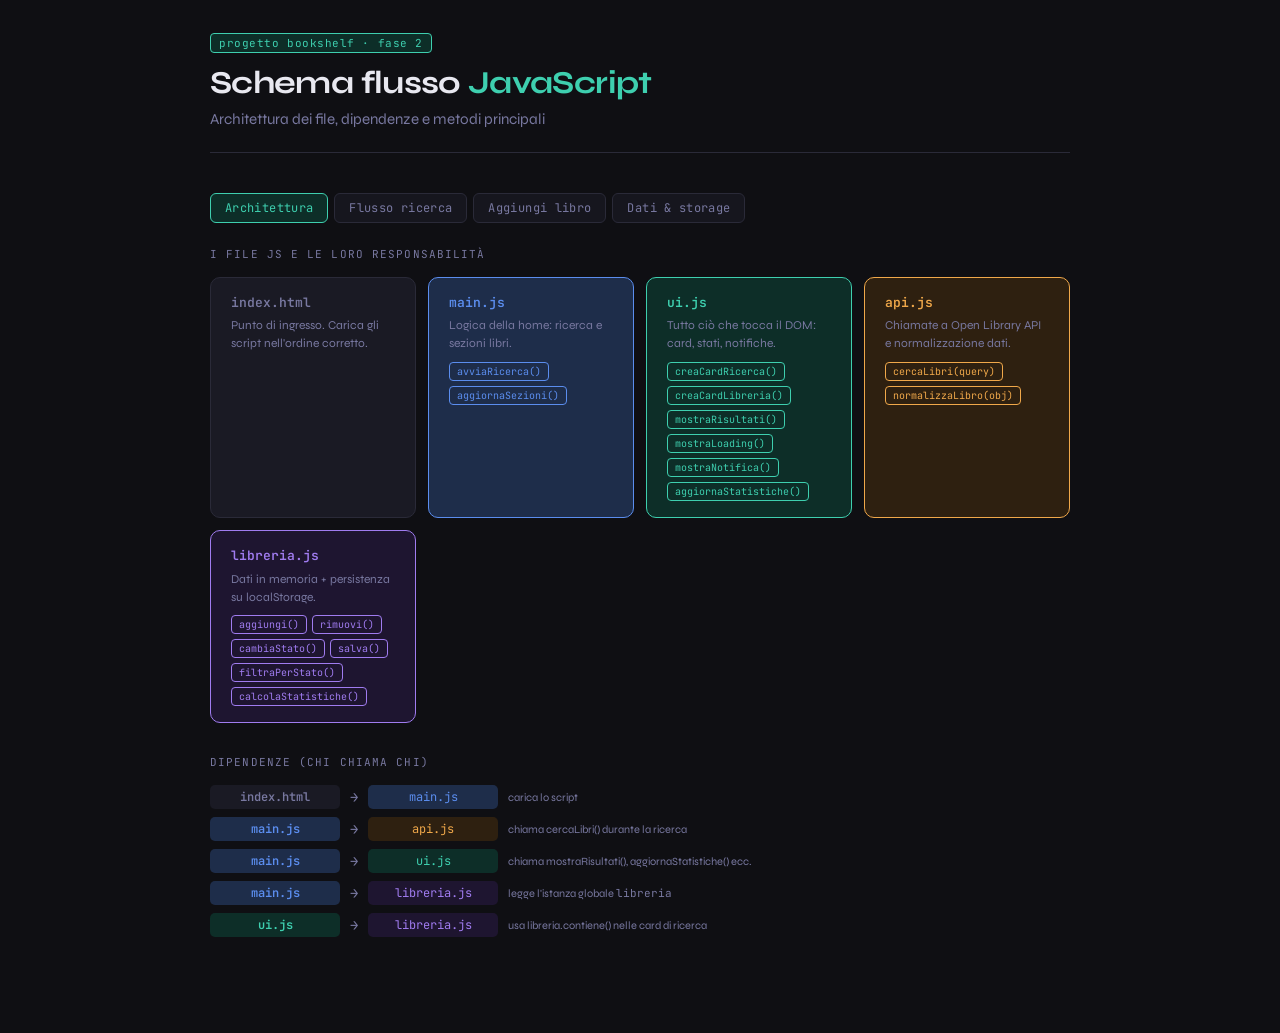
<file: bookshelf-schema-js.html>
<!DOCTYPE html>
<html lang="it">
<head>
<meta charset="UTF-8">
<meta name="viewport" content="width=device-width, initial-scale=1.0">
<title>Bookshelf — Schema flusso JS</title>
<link href="https://fonts.googleapis.com/css2?family=JetBrains+Mono:wght@400;600&family=Syne:wght@400;600;700&display=swap" rel="stylesheet">
<style>
  :root {
    --bg: #0f0f13;
    --surface: #16161e;
    --surface2: #1e1e28;
    --border: #2a2a38;
    --text: #e8e8f0;
    --muted: #7878a0;
    --blue: #5b8dee;
    --blue-dim: #1e2d4a;
    --teal: #3ecfaf;
    --teal-dim: #0d2e28;
    --amber: #f0a84a;
    --amber-dim: #2e2010;
    --purple: #a07cf0;
    --purple-dim: #1e1530;
    --coral: #f07070;
    --coral-dim: #2e1414;
    --gray-dim: #1a1a24;
    --radius: 10px;
    --mono: 'JetBrains Mono', monospace;
    --sans: 'Syne', sans-serif;
  }

  * { box-sizing: border-box; margin: 0; padding: 0; }

  body {
    background: var(--bg);
    color: var(--text);
    font-family: var(--sans);
    min-height: 100vh;
    padding: 2rem 1rem 4rem;
  }

  header {
    max-width: 860px;
    margin: 0 auto 2.5rem;
    border-bottom: 1px solid var(--border);
    padding-bottom: 1.5rem;
  }

  .badge {
    display: inline-block;
    font-family: var(--mono);
    font-size: 11px;
    color: var(--teal);
    background: var(--teal-dim);
    border: 1px solid var(--teal);
    border-radius: 4px;
    padding: 2px 8px;
    margin-bottom: 0.75rem;
    letter-spacing: .05em;
  }

  h1 {
    font-size: 2rem;
    font-weight: 700;
    letter-spacing: -.02em;
    line-height: 1.15;
  }

  h1 span { color: var(--teal); }

  .subtitle {
    margin-top: .5rem;
    color: var(--muted);
    font-size: .95rem;
    font-weight: 400;
  }

  /* tabs */
  .tabs {
    max-width: 860px;
    margin: 0 auto 1.5rem;
    display: flex;
    gap: 6px;
    flex-wrap: wrap;
  }

  .tab {
    font-family: var(--mono);
    font-size: 12px;
    padding: 6px 14px;
    border-radius: 6px;
    border: 1px solid var(--border);
    background: var(--surface);
    color: var(--muted);
    cursor: pointer;
    transition: all .15s;
    letter-spacing: .03em;
  }

  .tab:hover { border-color: var(--muted); color: var(--text); }

  .tab.active {
    background: var(--teal-dim);
    border-color: var(--teal);
    color: var(--teal);
  }

  /* panels */
  .panel { display: none; max-width: 860px; margin: 0 auto; }
  .panel.active { display: block; }

  /* section title */
  .section-title {
    font-family: var(--mono);
    font-size: 11px;
    color: var(--muted);
    letter-spacing: .1em;
    text-transform: uppercase;
    margin-bottom: 1rem;
  }

  /* cards */
  .card {
    background: var(--surface);
    border: 1px solid var(--border);
    border-radius: var(--radius);
    padding: 1.25rem 1.5rem;
    margin-bottom: 1rem;
  }

  /* file grid */
  .file-grid {
    display: grid;
    grid-template-columns: repeat(auto-fit, minmax(180px, 1fr));
    gap: 12px;
    margin-bottom: 2rem;
  }

  .file-card {
    border-radius: var(--radius);
    padding: 1rem 1.25rem;
    border: 1px solid;
  }

  .file-card.blue  { background: var(--blue-dim);   border-color: var(--blue);   }
  .file-card.teal  { background: var(--teal-dim);   border-color: var(--teal);   }
  .file-card.amber { background: var(--amber-dim);  border-color: var(--amber);  }
  .file-card.purple{ background: var(--purple-dim); border-color: var(--purple); }
  .file-card.gray  { background: var(--gray-dim);   border-color: var(--border); }

  .file-name {
    font-family: var(--mono);
    font-size: 13px;
    font-weight: 600;
    margin-bottom: .35rem;
  }
  .file-card.blue   .file-name { color: var(--blue);   }
  .file-card.teal   .file-name { color: var(--teal);   }
  .file-card.amber  .file-name { color: var(--amber);  }
  .file-card.purple .file-name { color: var(--purple); }
  .file-card.gray   .file-name { color: var(--muted);  }

  .file-desc {
    font-size: 12px;
    color: var(--muted);
    line-height: 1.5;
  }

  .file-methods {
    margin-top: .6rem;
    display: flex;
    flex-wrap: wrap;
    gap: 5px;
  }

  .method-tag {
    font-family: var(--mono);
    font-size: 10px;
    padding: 2px 7px;
    border-radius: 4px;
    border: 1px solid;
  }
  .file-card.blue   .method-tag { color: var(--blue);   border-color: var(--blue);   background: transparent; }
  .file-card.teal   .method-tag { color: var(--teal);   border-color: var(--teal);   background: transparent; }
  .file-card.amber  .method-tag { color: var(--amber);  border-color: var(--amber);  background: transparent; }
  .file-card.purple .method-tag { color: var(--purple); border-color: var(--purple); background: transparent; }

  /* dep arrows */
  .dep-section { margin-bottom: 2rem; }

  .dep-row {
    display: flex;
    align-items: center;
    gap: 10px;
    margin-bottom: 8px;
    font-family: var(--mono);
    font-size: 12px;
  }

  .dep-from {
    padding: 4px 10px;
    border-radius: 5px;
    font-weight: 600;
    min-width: 130px;
    text-align: center;
  }

  .dep-arrow { color: var(--muted); font-size: 14px; flex-shrink: 0; }

  .dep-to {
    padding: 4px 10px;
    border-radius: 5px;
    min-width: 130px;
    text-align: center;
  }

  .dep-note {
    font-size: 11px;
    color: var(--muted);
    font-family: var(--sans);
  }

  /* flow steps */
  .flow-steps { position: relative; }

  .step {
    display: flex;
    gap: 16px;
    margin-bottom: 0;
    position: relative;
  }

  .step-line {
    display: flex;
    flex-direction: column;
    align-items: center;
    flex-shrink: 0;
  }

  .step-dot {
    width: 32px;
    height: 32px;
    border-radius: 50%;
    display: flex;
    align-items: center;
    justify-content: center;
    font-family: var(--mono);
    font-size: 12px;
    font-weight: 600;
    flex-shrink: 0;
    border: 1px solid;
  }

  .step-connector {
    width: 1px;
    flex: 1;
    min-height: 20px;
    background: var(--border);
    margin: 4px 0;
  }

  .step:last-child .step-connector { display: none; }

  .step-body {
    padding-bottom: 20px;
    flex: 1;
  }

  .step-file {
    font-family: var(--mono);
    font-size: 10px;
    letter-spacing: .05em;
    margin-bottom: 4px;
  }

  .step-title {
    font-family: var(--mono);
    font-size: 14px;
    font-weight: 600;
    margin-bottom: 4px;
  }

  .step-desc {
    font-size: 13px;
    color: var(--muted);
    line-height: 1.55;
  }

  /* branch */
  .branch-container {
    display: grid;
    grid-template-columns: 1fr 1fr;
    gap: 12px;
    margin-top: 12px;
    margin-bottom: 20px;
  }

  .branch-card {
    border-radius: var(--radius);
    padding: .9rem 1.1rem;
    border: 1px solid;
  }

  .branch-card.ok     { background: var(--teal-dim);  border-color: var(--teal);  }
  .branch-card.err    { background: var(--coral-dim); border-color: var(--coral); }

  .branch-label {
    font-family: var(--mono);
    font-size: 10px;
    letter-spacing: .07em;
    margin-bottom: 4px;
  }
  .branch-card.ok  .branch-label { color: var(--teal);  }
  .branch-card.err .branch-label { color: var(--coral); }

  .branch-fn {
    font-family: var(--mono);
    font-size: 13px;
    font-weight: 600;
    margin-bottom: 3px;
  }
  .branch-card.ok  .branch-fn { color: var(--teal);  }
  .branch-card.err .branch-fn { color: var(--coral); }

  .branch-desc { font-size: 12px; color: var(--muted); }

  /* note box */
  .note {
    background: var(--surface2);
    border-left: 3px solid var(--teal);
    border-radius: 0 var(--radius) var(--radius) 0;
    padding: .75rem 1rem;
    font-size: 12.5px;
    color: var(--muted);
    line-height: 1.6;
    margin-top: 1rem;
  }

  .note strong { color: var(--teal); font-family: var(--mono); font-weight: 600; }

  /* methods table */
  .methods-table {
    width: 100%;
    border-collapse: collapse;
    font-size: 13px;
    margin-bottom: 1.5rem;
  }

  .methods-table th {
    font-family: var(--mono);
    font-size: 11px;
    letter-spacing: .06em;
    color: var(--muted);
    text-align: left;
    padding: 6px 12px;
    border-bottom: 1px solid var(--border);
    font-weight: 400;
  }

  .methods-table td {
    padding: 8px 12px;
    border-bottom: 1px solid var(--border);
    vertical-align: top;
  }

  .methods-table tr:last-child td { border-bottom: none; }

  .fn { font-family: var(--mono); font-size: 12px; }
  .fn.blue   { color: var(--blue);   }
  .fn.teal   { color: var(--teal);   }
  .fn.amber  { color: var(--amber);  }
  .fn.purple { color: var(--purple); }

  .ret { font-family: var(--mono); font-size: 11px; color: var(--muted); }

  .desc-cell { color: var(--muted); font-size: 12.5px; line-height: 1.5; }

  /* color helpers */
  .c-blue   { color: var(--blue);   }
  .c-teal   { color: var(--teal);   }
  .c-amber  { color: var(--amber);  }
  .c-purple { color: var(--purple); }
  .c-coral  { color: var(--coral);  }

  .bg-blue   { background: var(--blue-dim);   border-color: var(--blue);   color: var(--blue);   }
  .bg-teal   { background: var(--teal-dim);   border-color: var(--teal);   color: var(--teal);   }
  .bg-amber  { background: var(--amber-dim);  border-color: var(--amber);  color: var(--amber);  }
  .bg-purple { background: var(--purple-dim); border-color: var(--purple); color: var(--purple); }
  .bg-gray   { background: var(--gray-dim);   border-color: var(--border); color: var(--muted);  }
  .bg-coral  { background: var(--coral-dim);  border-color: var(--coral);  color: var(--coral);  }
</style>
</head>
<body>

<header>
  <div class="badge">progetto bookshelf · fase 2</div>
  <h1>Schema flusso <span>JavaScript</span></h1>
  <p class="subtitle">Architettura dei file, dipendenze e metodi principali</p>
</header>

<div class="tabs">
  <button class="tab active" onclick="show('architettura')">Architettura</button>
  <button class="tab" onclick="show('ricerca')">Flusso ricerca</button>
  <button class="tab" onclick="show('aggiungi')">Aggiungi libro</button>
  <button class="tab" onclick="show('dati')">Dati &amp; storage</button>
</div>

<!-- ═══════════════ TAB 1 ═══════════════ -->
<div class="panel active" id="panel-architettura">

  <p class="section-title">I file JS e le loro responsabilità</p>

  <div class="file-grid">
    <div class="file-card gray">
      <div class="file-name">index.html</div>
      <div class="file-desc">Punto di ingresso. Carica gli script nell'ordine corretto.</div>
    </div>
    <div class="file-card blue">
      <div class="file-name">main.js</div>
      <div class="file-desc">Logica della home: ricerca e sezioni libri.</div>
      <div class="file-methods">
        <span class="method-tag">avviaRicerca()</span>
        <span class="method-tag">aggiornaSezioni()</span>
      </div>
    </div>
    <div class="file-card teal">
      <div class="file-name">ui.js</div>
      <div class="file-desc">Tutto ciò che tocca il DOM: card, stati, notifiche.</div>
      <div class="file-methods">
        <span class="method-tag">creaCardRicerca()</span>
        <span class="method-tag">creaCardLibreria()</span>
        <span class="method-tag">mostraRisultati()</span>
        <span class="method-tag">mostraLoading()</span>
        <span class="method-tag">mostraNotifica()</span>
        <span class="method-tag">aggiornaStatistiche()</span>
      </div>
    </div>
    <div class="file-card amber">
      <div class="file-name">api.js</div>
      <div class="file-desc">Chiamate a Open Library API e normalizzazione dati.</div>
      <div class="file-methods">
        <span class="method-tag">cercaLibri(query)</span>
        <span class="method-tag">normalizzaLibro(obj)</span>
      </div>
    </div>
    <div class="file-card purple">
      <div class="file-name">libreria.js</div>
      <div class="file-desc">Dati in memoria + persistenza su localStorage.</div>
      <div class="file-methods">
        <span class="method-tag">aggiungi()</span>
        <span class="method-tag">rimuovi()</span>
        <span class="method-tag">cambiaStato()</span>
        <span class="method-tag">salva()</span>
        <span class="method-tag">filtraPerStato()</span>
        <span class="method-tag">calcolaStatistiche()</span>
      </div>
    </div>
  </div>

  <p class="section-title">Dipendenze (chi chiama chi)</p>

  <div class="dep-section">
    <div class="dep-row">
      <span class="dep-from bg-gray">index.html</span>
      <span class="dep-arrow">→</span>
      <span class="dep-to bg-blue">main.js</span>
      <span class="dep-note">carica lo script</span>
    </div>
    <div class="dep-row">
      <span class="dep-from bg-blue">main.js</span>
      <span class="dep-arrow">→</span>
      <span class="dep-to bg-amber">api.js</span>
      <span class="dep-note">chiama cercaLibri() durante la ricerca</span>
    </div>
    <div class="dep-row">
      <span class="dep-from bg-blue">main.js</span>
      <span class="dep-arrow">→</span>
      <span class="dep-to bg-teal">ui.js</span>
      <span class="dep-note">chiama mostraRisultati(), aggiornaStatistiche() ecc.</span>
    </div>
    <div class="dep-row">
      <span class="dep-from bg-blue">main.js</span>
      <span class="dep-arrow">→</span>
      <span class="dep-to bg-purple">libreria.js</span>
      <span class="dep-note">legge l'istanza globale <code style="font-family:var(--mono);font-size:11px">libreria</code></span>
    </div>
    <div class="dep-row">
      <span class="dep-from bg-teal">ui.js</span>
      <span class="dep-arrow">→</span>
      <span class="dep-to bg-purple">libreria.js</span>
      <span class="dep-note">usa libreria.contiene() nelle card di ricerca</span>
    </div>
  </div>

</div>

<!-- ═══════════════ TAB 2 ═══════════════ -->
<div class="panel" id="panel-ricerca">

  <p class="section-title">Dal click su Cerca alla visualizzazione dei risultati</p>

  <div class="flow-steps">

    <div class="step">
      <div class="step-line">
        <div class="step-dot bg-gray">1</div>
        <div class="step-connector"></div>
      </div>
      <div class="step-body">
        <div class="step-file c-teal">— evento utente</div>
        <div class="step-title" style="color:var(--text)">Click su "Cerca" (o tasto Invio)</div>
        <div class="step-desc">Il listener su <code style="font-family:var(--mono);font-size:12px">btnCerca</code> e sull'input keydown chiama avviaRicerca().</div>
      </div>
    </div>

    <div class="step">
      <div class="step-line">
        <div class="step-dot bg-blue">2</div>
        <div class="step-connector"></div>
      </div>
      <div class="step-body">
        <div class="step-file c-blue">main.js</div>
        <div class="step-title c-blue">avviaRicerca()</div>
        <div class="step-desc">Legge il valore dell'input. Se è vuoto, esce subito. Altrimenti mostra la sezione risultati e avvia il processo <strong>async</strong>.</div>
      </div>
    </div>

    <div class="step">
      <div class="step-line">
        <div class="step-dot bg-teal">3</div>
        <div class="step-connector"></div>
      </div>
      <div class="step-body">
        <div class="step-file c-teal">ui.js</div>
        <div class="step-title c-teal">mostraLoading(griglia)</div>
        <div class="step-desc">Inietta uno spinner nel DOM mentre aspettiamo la risposta. Il browser rimane reattivo perché siamo in async/await.</div>
      </div>
    </div>

    <div class="step">
      <div class="step-line">
        <div class="step-dot bg-amber">4</div>
        <div class="step-connector"></div>
      </div>
      <div class="step-body">
        <div class="step-file c-amber">api.js</div>
        <div class="step-title c-amber">await cercaLibri(query)</div>
        <div class="step-desc">
          Costruisce l'URL con <code style="font-family:var(--mono);font-size:12px">encodeURIComponent(query)</code>, fa il fetch a Open Library, controlla <code style="font-family:var(--mono);font-size:12px">risposta.ok</code>.<br>
          Poi mappa ogni elemento con <strong style="font-family:var(--mono);font-size:12px;color:var(--amber)">normalizzaLibro()</strong> → restituisce un array di oggetti puliti.
        </div>

        <div class="branch-container">
          <div class="branch-card ok">
            <div class="branch-label">✓ SUCCESSO</div>
            <div class="branch-fn">mostraRisultati(libri)</div>
            <div class="branch-desc">ui.js genera una card per ogni libro con creaCardRicerca()</div>
          </div>
          <div class="branch-card err">
            <div class="branch-label">✗ ERRORE</div>
            <div class="branch-fn">mostraErrore(griglia)</div>
            <div class="branch-desc">ui.js mostra un messaggio di errore nel DOM</div>
          </div>
        </div>
      </div>
    </div>

  </div>

  <div class="note">
    <strong>async / await</strong> — avviaRicerca è dichiarata <code style="font-family:var(--mono);font-size:11px">async</code>. Quando incontra <code style="font-family:var(--mono);font-size:11px">await cercaLibri()</code> "mette in pausa" solo quella funzione, non l'intera pagina. Il browser continua a rispondere a click e scroll mentre aspetta la rete.
  </div>

</div>

<!-- ═══════════════ TAB 3 ═══════════════ -->
<div class="panel" id="panel-aggiungi">

  <p class="section-title">Dal click su "+ Aggiungi" al salvataggio</p>

  <div class="flow-steps">

    <div class="step">
      <div class="step-line">
        <div class="step-dot bg-gray">1</div>
        <div class="step-connector"></div>
      </div>
      <div class="step-body">
        <div class="step-file c-teal">— evento utente</div>
        <div class="step-title" style="color:var(--text)">Click su "+ Aggiungi"</div>
        <div class="step-desc">Il listener è aggiunto dal bottone dentro creaCardRicerca() in ui.js.</div>
      </div>
    </div>

    <div class="step">
      <div class="step-line">
        <div class="step-dot bg-purple">2</div>
        <div class="step-connector"></div>
      </div>
      <div class="step-body">
        <div class="step-file c-purple">libreria.js</div>
        <div class="step-title c-purple">libreria.aggiungi(datiLibro)</div>
        <div class="step-desc">
          Prima controlla con <strong style="font-family:var(--mono);font-size:12px;color:var(--purple)">contiene(id)</strong> se il libro è già presente.
        </div>

        <div class="branch-container">
          <div class="branch-card err">
            <div class="branch-label">già presente</div>
            <div class="branch-fn">return false</div>
            <div class="branch-desc">Il bottone resta disabilitato, nessuna azione</div>
          </div>
          <div class="branch-card ok">
            <div class="branch-label">nuovo</div>
            <div class="branch-fn">push + salva()</div>
            <div class="branch-desc">Aggiunge al array in memoria e scrive su localStorage</div>
          </div>
        </div>
      </div>
    </div>

    <div class="step">
      <div class="step-line">
        <div class="step-dot bg-teal">3</div>
        <div class="step-connector"></div>
      </div>
      <div class="step-body">
        <div class="step-file c-teal">ui.js</div>
        <div class="step-title c-teal">aggiornaStatistiche() + mostraNotifica()</div>
        <div class="step-desc">I contatori in alto vengono aggiornati. Appare la notifica temporanea in basso a destra (gestita interamente con classi CSS).</div>
      </div>
    </div>

    <div class="step">
      <div class="step-line">
        <div class="step-dot bg-teal">4</div>
        <div class="step-connector"></div>
      </div>
      <div class="step-body">
        <div class="step-file c-teal">ui.js + main.js</div>
        <div class="step-title c-teal">aggiornaSezioniLibreria()</div>
        <div class="step-desc">Le sezioni "In lettura", "Da leggere", "Letti" nella home vengono ridisegnate per mostrare il nuovo libro.</div>
      </div>
    </div>

  </div>

</div>

<!-- ═══════════════ TAB 4 ═══════════════ -->
<div class="panel" id="panel-dati">

  <p class="section-title">Costruttori e metodi — libreria.js</p>

  <div style="display:grid;grid-template-columns:1fr 1fr;gap:12px;margin-bottom:1.5rem;">
    <div class="file-card purple">
      <div class="file-name">Libro (costruttore)</div>
      <div class="file-desc" style="margin-top:.5rem;line-height:1.9">
        <code style="font-family:var(--mono);font-size:11px;color:var(--purple)">id</code> · titolo · autore · anno<br>
        copertina · edizioni<br>
        <code style="font-family:var(--mono);font-size:11px;color:var(--purple)">stato</code>: da-leggere / in-lettura / letto<br>
        dataAggiunta (ISO string)
      </div>
    </div>
    <div class="file-card purple">
      <div class="file-name">Libreria (costruttore)</div>
      <div class="file-desc" style="margin-top:.5rem">Al caricamento legge localStorage e ricostruisce l'array <code style="font-family:var(--mono);font-size:11px;color:var(--purple)">this.libri</code> con istanze di Libro.</div>
      <div class="file-methods" style="margin-top:.5rem">
        <span class="method-tag">const libreria = new Libreria()</span>
      </div>
    </div>
  </div>

  <p class="section-title">Metodi principali</p>

  <table class="methods-table">
    <thead>
      <tr>
        <th>metodo</th>
        <th>ritorna</th>
        <th>cosa fa</th>
      </tr>
    </thead>
    <tbody>
      <tr>
        <td><span class="fn purple">getLibri()</span></td>
        <td><span class="ret">Libro[]</span></td>
        <td class="desc-cell">Restituisce tutti i libri in memoria</td>
      </tr>
      <tr>
        <td><span class="fn purple">contiene(id)</span></td>
        <td><span class="ret">boolean</span></td>
        <td class="desc-cell">Controlla se un libro è già in libreria (usato prima di aggiungi)</td>
      </tr>
      <tr>
        <td><span class="fn purple">filtraPerStato(stato)</span></td>
        <td><span class="ret">Libro[]</span></td>
        <td class="desc-cell">Filtra per "da-leggere", "in-lettura" o "letto"</td>
      </tr>
      <tr>
        <td><span class="fn purple">calcolaStatistiche()</span></td>
        <td><span class="ret">{ totale, letti… }</span></td>
        <td class="desc-cell">Conta i libri per stato, usato da aggiornaStatistiche() in ui.js</td>
      </tr>
      <tr>
        <td><span class="fn purple">aggiungi(dati)</span></td>
        <td><span class="ret">boolean</span></td>
        <td class="desc-cell">Aggiunge se non presente, poi chiama salva()</td>
      </tr>
      <tr>
        <td><span class="fn purple">rimuovi(id)</span></td>
        <td><span class="ret">boolean</span></td>
        <td class="desc-cell">Filtra via il libro dall'array, poi chiama salva()</td>
      </tr>
      <tr>
        <td><span class="fn purple">cambiaStato(id, stato)</span></td>
        <td><span class="ret">boolean</span></td>
        <td class="desc-cell">Aggiorna lo stato di un libro, poi chiama salva()</td>
      </tr>
      <tr>
        <td><span class="fn purple">salva()</span></td>
        <td><span class="ret">void</span></td>
        <td class="desc-cell">Serializza this.libri con JSON.stringify e scrive su localStorage</td>
      </tr>
    </tbody>
  </table>

  <div class="note">
    <strong>Pattern read/write</strong> — i dati vivono sempre in memoria (<code style="font-family:var(--mono);font-size:11px">this.libri</code>). Ogni lettura è veloce (array in RAM). Solo le scritture chiamano <code style="font-family:var(--mono);font-size:11px">salva()</code> che sincronizza su localStorage.
  </div>

</div>

<script>
function show(id) {
  document.querySelectorAll('.panel').forEach(p => p.classList.remove('active'));
  document.querySelectorAll('.tab').forEach(t => t.classList.remove('active'));
  document.getElementById('panel-' + id).classList.add('active');
  event.target.classList.add('active');
}
</script>
</body>
</html>
</file>
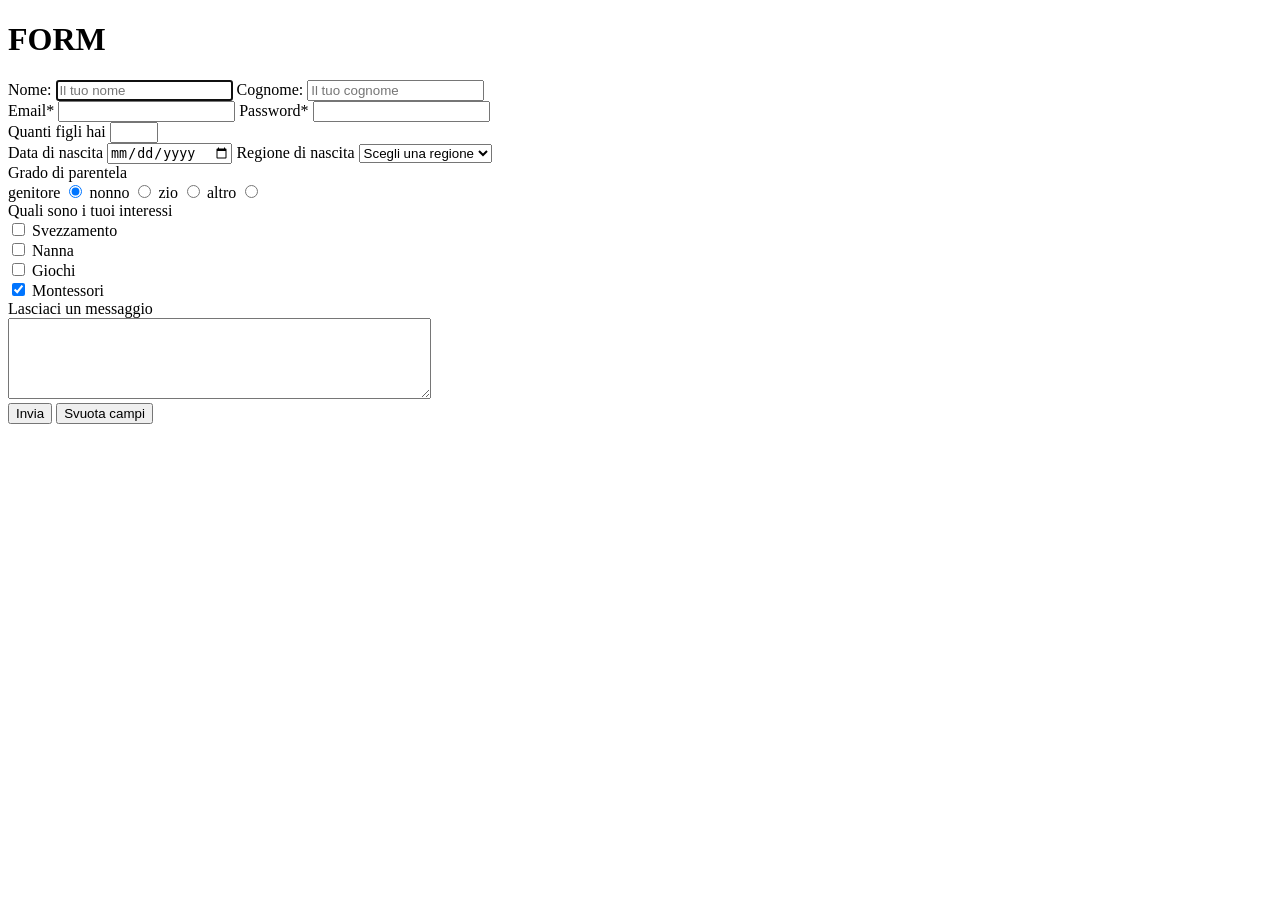
<file: form.html>
<!DOCTYPE html>
<html lang="it">

    <head>
        <meta charset="UTF-8">
        <meta name="viewport" content="width=device-width, initial-scale=1.0">
        <title>Form</title>
        <script src=""></script>
    </head>

    <body>
        <h1>FORM</h1>
        <!-- I metodi di invio dei dati possono essere:
         GET -> non si usa mai perchè accoda alla url della action i dati in chiaro
         POST -> si una il 99% delle volte e cripta i dati -->
        <!-- https://httpbin.org/post url per scopi puramente didattici per vedere i parametri passati con il metodo post -->
        <form action="https://httpbin.org/post" method="post">
            <input type="hidden" name="provenienza" value="paginaX">
            <label for="nome">Nome:</label>
            <input type="text" name="nome" id="nome" placeholder="Il tuo nome" autofocus>
            <!-- required attributo per rendere un campo obbligatorio ma validato da html -->
            <label for="cognome">Cognome:</label>
            <input type="text" name="cognome" id="cognome" placeholder="Il tuo cognome">
            <br>
            <!-- Il tipo email ha una validazione intrinseca che non è precisa. Consiglio di usare campo tipo text e poi validare in js -->
            <label for="email">Email*</label>
            <input type="email" name="email" id="email">
            <label for="pwd">Password*</label>
            <input type="password" name="pwd" id="pwd">
            <br>
            <label for="numFigli">Quanti figli hai</label>
            <input type="number" name="numFigli" id="numFigli" size="3" min="0" max="10">
            <br>
            <label for="nascita">Data di nascita</label>
            <input type="date" name="nascita" id="nascita">

            <label for="regioneNascita">Regione di nascita</label>
            <select name="regioneNascita" id="regioneNascita">
                <option value="">Scegli una regione</option>
                <option value="VA">Valle d'Aosta</option>
                <option value="label">Lombardia</option>
                <option value="LZ">Lazio</option>
                <option value="CL">Calabria</option>
                <option value="SC">Sicilia</option>
            </select>
            <br>
            <label>Grado di parentela</label>
            <br>
            <label for="genitore">genitore</label>
            <input type="radio" name="parentela" id="genitore" checked value="genitore">
            <!-- <br> -->
            <label for="nonno">nonno</label>
            <input type="radio" name="parentela" id="nonno" value="nonno">
            <!-- <br> -->
            <label for="zio">zio</label>
            <input type="radio" name="parentela" id="zio" value="zio">
            <!-- <br> -->
            <label for="altro">altro</label>
            <input type="radio" name="parentela" id="altro" value="altro">
            <br>
            <label>Quali sono i tuoi interessi</label>
            <br>
            <input type="checkbox" name="interessi" value="svezzamento" id="svezzamento">
            <label for="svezzamento">Svezzamento</label>
            <br>
            <input type="checkbox" name="interessi" id="nanna" value="nanna">
            <label for="nanna">Nanna</label>
            <br>
            <input type="checkbox" name="interessi" id="giochi" value="Giochi">
            <label for="giochi">Giochi</label>
            <br>
            <input type="checkbox" name="interessi" id="montessori" value="montessori" checked>
            <label for="montessori">Montessori</label>
            <br>
            <label for="messaggio">Lasciaci un messaggio</label>
            <br>
            <textarea name="messaggio" id="messaggio" cols="50" rows="5"></textarea>
            <br>
            <input type="submit" name="submit" value="Invia" id="invia">

            <input type="reset" name="reset" value="Svuota campi" id="reset">
        </form>

    </body>

</html>
</file>
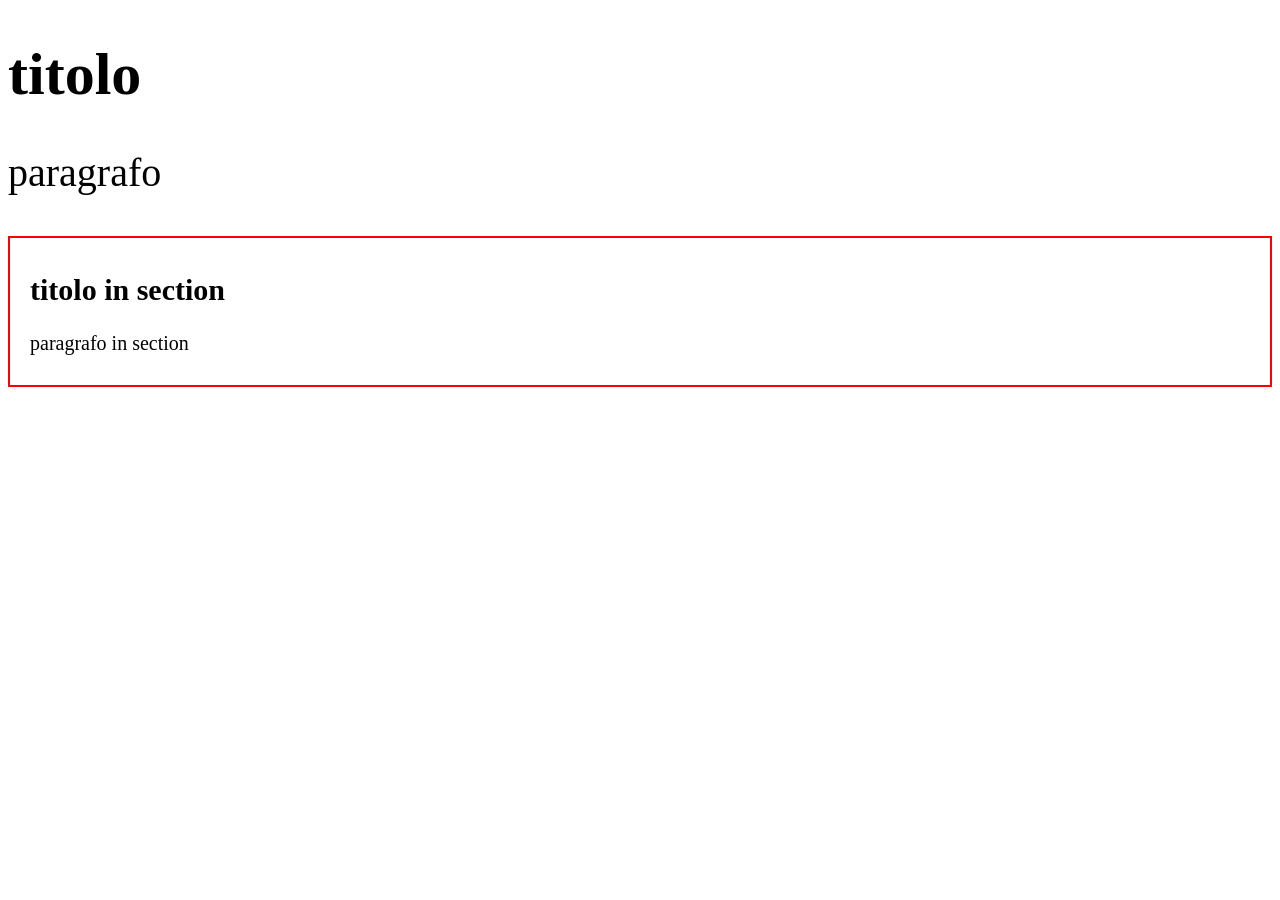
<file: css/provaRemEm.html>
<!DOCTYPE html>
<html lang="it">

    <head>
        <meta charset="UTF-8">
        <meta name="viewport" content="width=device-width, initial-scale=1.0">
        <title>Dimostrazione rem/em</title>
        <style>
            html {
                font-size: 40px;
            }

            h1 {
                font-size: 1.5rem;
            }

            #provaEm {
                border: 2px solid red;
                font-size: 20px;
                padding: 0.5em 1em;
            }

            #provaEm h1 {
                font-size: 1.5em;
            }
        </style>
    </head>

    <body>
        <h1>titolo</h1>
        <p>paragrafo</p>
        <section id="provaEm">
            <h1>titolo in section</h1>
            <p>paragrafo in section</p>
        </section>
    </body>

</html>
</file>
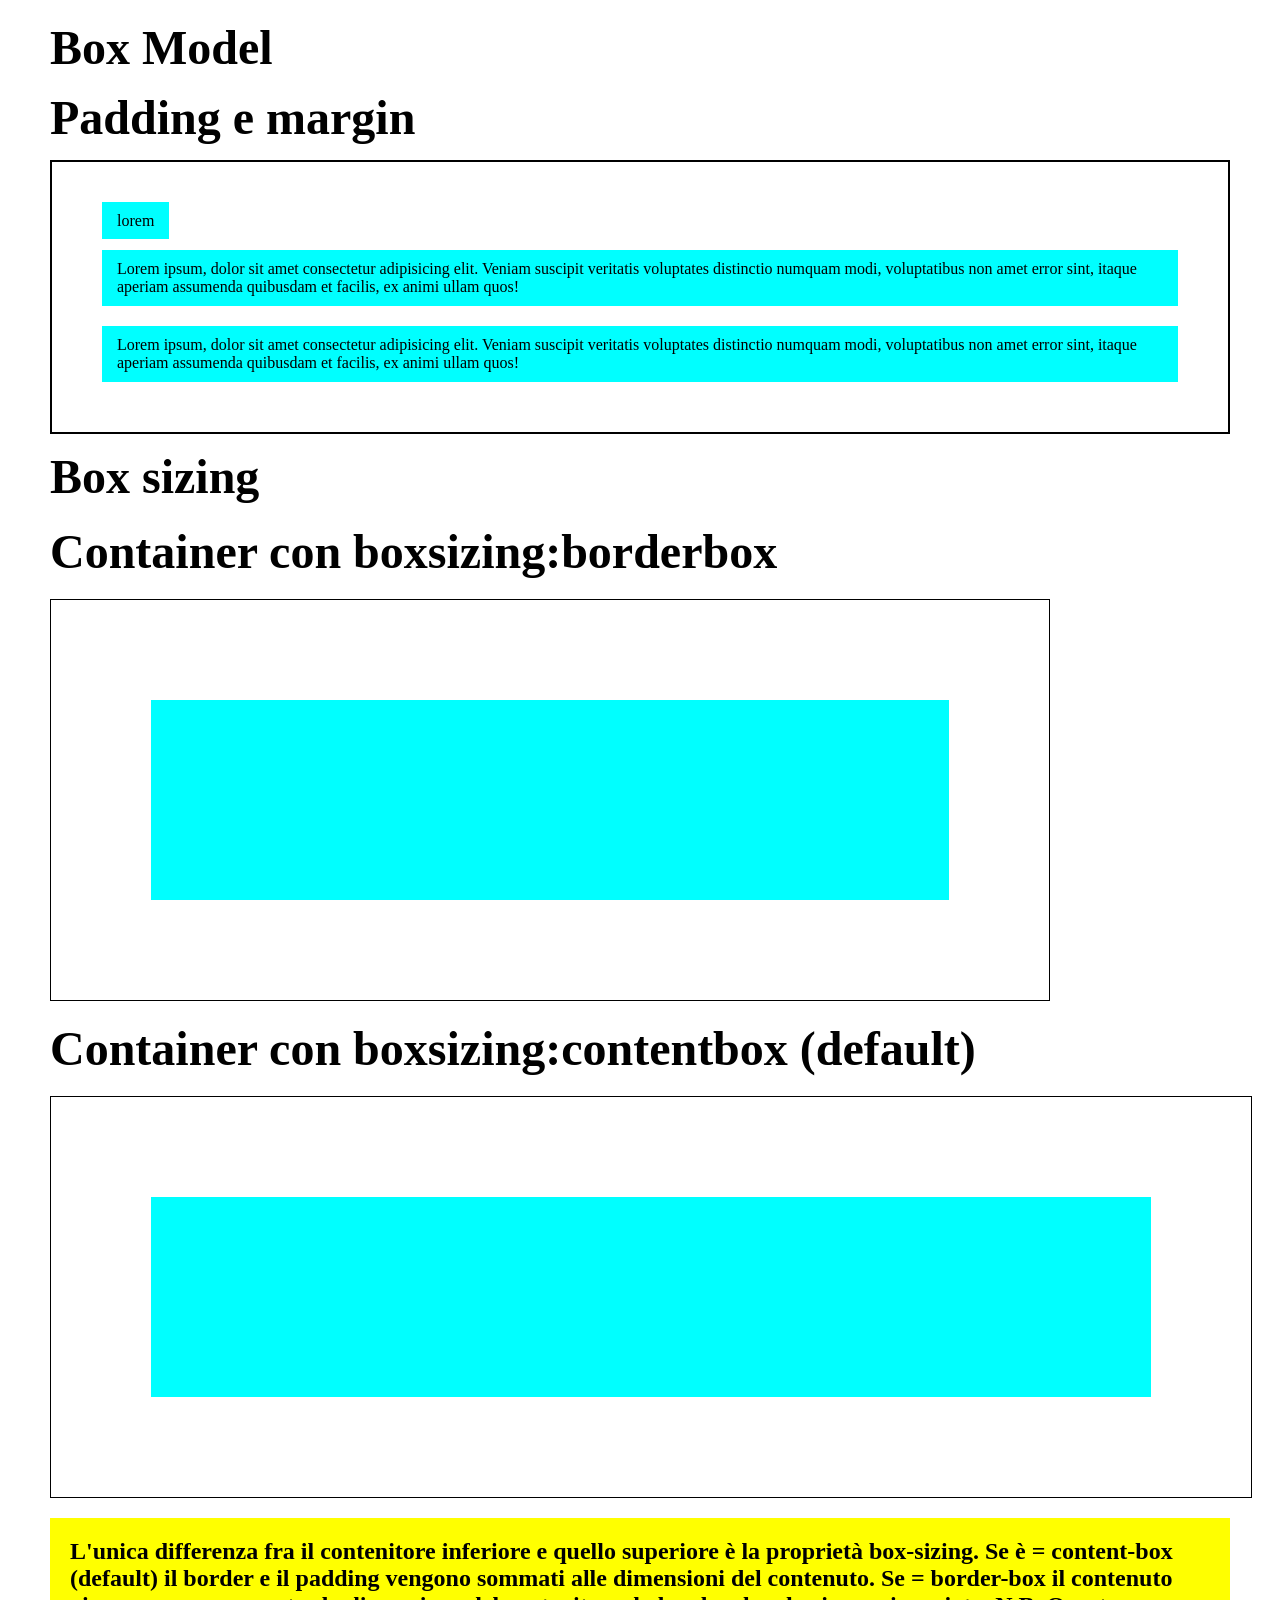
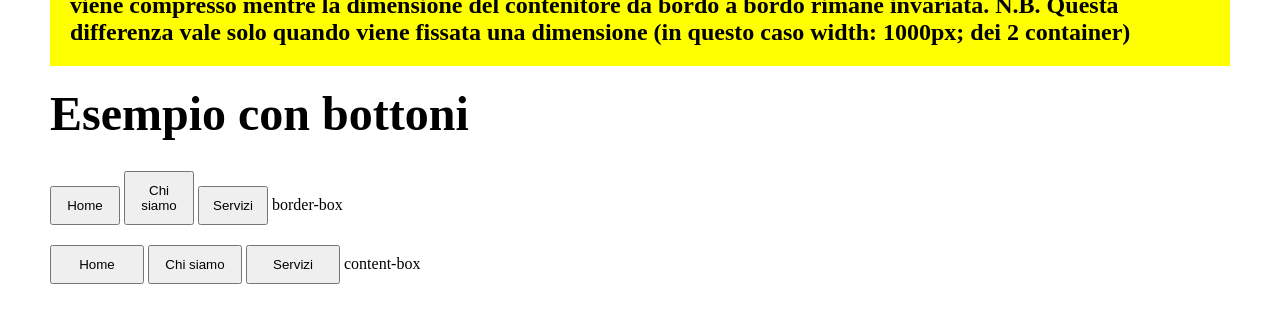
<file: HTML/boxModel.html>
<!DOCTYPE html>
<html lang="it">

    <head>
        <meta charset="UTF-8">
        <meta name="viewport" content="width=device-width, initial-scale=1.0">
        <title>box model</title>

        <style>
            * {
                box-sizing: border-box;
                padding: 0;
                margin: 0;
            }

            h1,
            h2,
            h3 {
                font-size: 3em;
            }

            body {
                padding: 20px 50px;
            }

            h2 {
                margin: 15px 0;
            }

            h3 {
                margin: 20px 0;
            }

            #container1 * {
                /* border: 2px solid red; */
                background-color: aqua;
                padding: 10px 15px;
            }

            /* PADDING */
            #container1 {
                border: 2px solid #000;
                /* Sintassi esplosa */
                padding-top: 50px;
                padding-right: 100px;
                padding-bottom: 200px;
                padding-left: 80px;
                /* Sintassi shorthand top/bottom right/left */
                padding: 30px 50px;
                /* Sintassi shorthand top right bottom left */
                padding: 30px 50px 30px 50px;
                padding: 50px 100px 200px 80px;
                /* Sintassi unico valore che vale per tutti i lati */
                padding: 50px;
            }

            #container1 p {
                margin-top: 20px;
            }

            #containerBb,
            #containerCb {
                border: 1px solid #000;
                text-align: center;
                padding: 100px;
                width: 1000px;
            }

            aside {
                background-color: aqua;
                height: 200px;
            }

            #containerBb {
                box-sizing: border-box;
            }

            #containerCb {
                box-sizing: content-box;
            }

            #spiegazione {
                font-size: 1.5em;
                font-weight: bold;
                margin: 20px 0;
                background-color: yellow;
                padding: 20px;
            }

            /* ESEMPIO CON BOTTONI */
            button {
                width: 70px;
                padding: 10px;
                box-sizing: border-box;
                margin: 10px 0;
            }

            .cb {
                box-sizing: content-box;
            }
        </style>
    </head>

    <body>
        <h1>Box Model</h1>
        <h2>Padding e margin</h2>
        <section id="container1">
            <span>lorem</span>
            <p>Lorem ipsum, dolor sit amet consectetur adipisicing elit. Veniam suscipit veritatis voluptates distinctio
                numquam modi, voluptatibus non amet error sint, itaque aperiam assumenda quibusdam et facilis, ex animi
                ullam quos!</p>

            <p>Lorem ipsum, dolor sit amet consectetur adipisicing elit. Veniam suscipit veritatis voluptates distinctio
                numquam
                modi, voluptatibus non amet error sint, itaque aperiam assumenda quibusdam et facilis, ex animi ullam
                quos!</p>
        </section>
        <h2>Box sizing</h2>
        <h3>Container con boxsizing:borderbox</h3>
        <section id="containerBb">
            <aside></aside>
        </section>
        <h3>Container con boxsizing:contentbox (default)</h3>
        <section id="containerCb">
            <aside></aside>
        </section>
        <p id="spiegazione">L'unica differenza fra il contenitore inferiore e quello superiore è la proprietà
            box-sizing. Se è =
            content-box (default) il border e il padding vengono sommati alle dimensioni del contenuto. Se = border-box
            il contenuto viene compresso mentre la dimensione del contenitore da bordo a bordo rimane invariata. N.B.
            Questa differenza vale solo quando viene fissata una dimensione (in questo caso width: 1000px; dei 2
            container) </p>

        <!-- ESEMPIO CON BOTTONI -->
        <h3>Esempio con bottoni</h3>
        <button>Home</button> <button>Chi siamo</button> <button>Servizi</button> <span>border-box</span>
        <br>
        <button class="cb">Home</button> <button class="cb">Chi siamo</button> <button class="cb">Servizi</button>
        <span>content-box</span>
    </body>

</html>
</file>
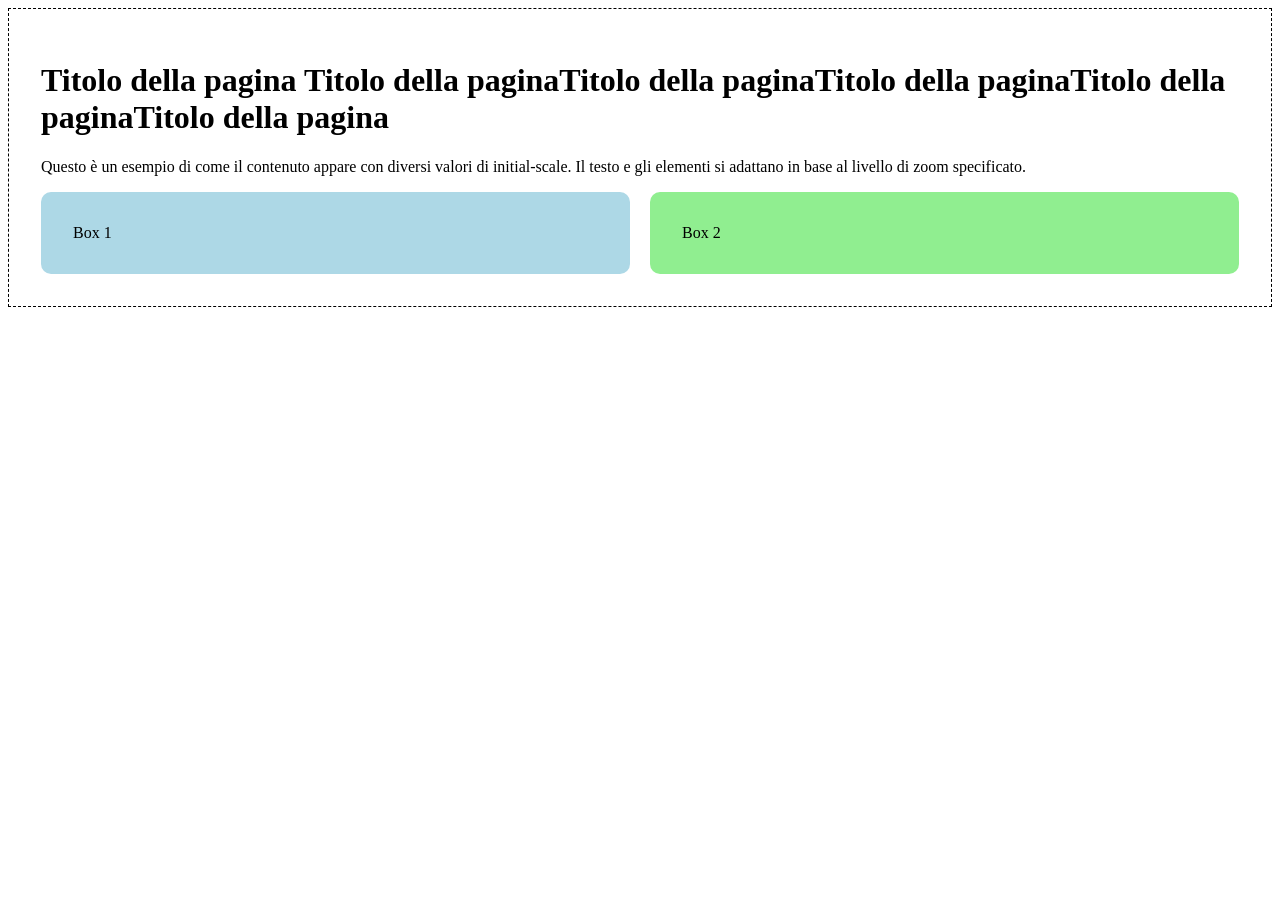
<file: HTML/dimostrazioneViewPort.html>
<!DOCTYPE html>
<html lang="en">

    <head>
        <meta charset="UTF-8">
        <meta name="viewport" content="width=device-width, initial-scale=0.5">
        <title>Document</title>
        <style>
            .container {
                border: 1px dashed;
            }

            .grid {
                display: flex;
                gap: 20px;
                /* justify-content: space-between; */
            }

            .p-4 {
                padding: 2rem;
            }

            .rounded {
                border-radius: 10px;
                width: 100%;
            }

            .bg-blue {
                background-color: lightblue;
            }

            .bg-green {
                background-color: lightgreen;
            }
        </style>
    </head>

    <body>
        <div class="container  p-4">
            <h1 class="text-2xl font-bold">Titolo della pagina Titolo della paginaTitolo della paginaTitolo della
                paginaTitolo della paginaTitolo della pagina</h1>
            <p class="text-base">
                Questo è un esempio di come il contenuto appare con diversi valori di initial-scale.
                Il testo e gli elementi si adattano in base al livello di zoom specificato.
            </p>
            <div class="grid">
                <div class="bg-blue p-4 rounded">Box 1</div>
                <div class="bg-green p-4 rounded">Box 2</div>
            </div>
        </div>
        </div>

    </body>

</html>
</file>
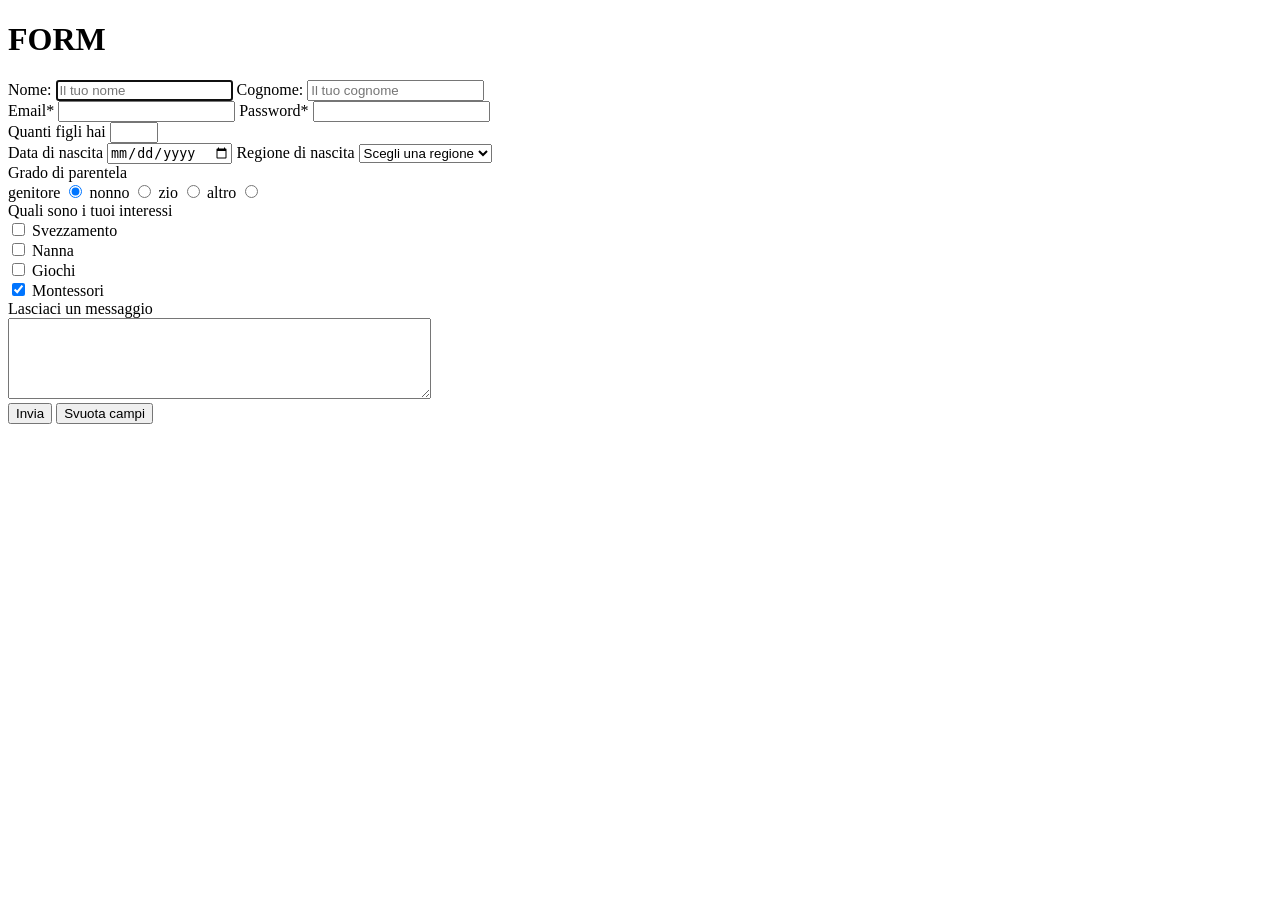
<file: HTML/form.html>
<!DOCTYPE html>
<html lang="it">

    <head>
        <meta charset="UTF-8">
        <meta name="viewport" content="width=device-width, initial-scale=1.0">
        <title>Form</title>
    </head>

    <body>
        <h1>FORM</h1>
        <!-- I metodi di invio dei dati possono essere:
         GET -> non si usa mai perchè accoda alla url della action i dati in chiaro
         POST -> si una il 99% delle volte e cripta i dati -->
        <!-- https://httpbin.org/post url per scopi puramente didattici per vedere i parametri passati con il metodo post -->
        <form action="https://httpbin.org/post" method="post">
            <input type="hidden" name="provenienza" value="paginaX">
            <label for="nome">Nome:</label>
            <input type="text" name="nome" id="nome" placeholder="Il tuo nome" autofocus>
            <!-- required attributo per rendere un campo obbligatorio ma validato da html -->
            <label for="cognome">Cognome:</label>
            <input type="text" name="cognome" id="cognome" placeholder="Il tuo cognome">
            <br>
            <!-- Il tipo email ha una validazione intrinseca che non è precisa. Consiglio di usare campo tipo text e poi validare in js -->
            <label for="email">Email*</label>
            <input type="email" name="email" id="email">
            <label for="pwd">Password*</label>
            <input type="password" name="pwd" id="pwd">
            <br>
            <label for="numFigli">Quanti figli hai</label>
            <input type="number" name="numFigli" id="numFigli" size="3" min="0" max="10">
            <br>
            <label for="nascita">Data di nascita</label>
            <input type="date" name="nascita" id="nascita">

            <label for="regioneNascita">Regione di nascita</label>
            <select name="regioneNascita" id="regioneNascita">
                <option value="">Scegli una regione</option>
                <option value="VA">Valle d'Aosta</option>
                <option value="label">Lombardia</option>
                <option value="LZ">Lazio</option>
                <option value="CL">Calabria</option>
                <option value="SC">Sicilia</option>
            </select>
            <br>
            <label>Grado di parentela</label>
            <br>
            <label for="genitore">genitore</label>
            <input type="radio" name="parentela" id="genitore" checked value="genitore">
            <!-- <br> -->
            <label for="nonno">nonno</label>
            <input type="radio" name="parentela" id="nonno" value="nonno">
            <!-- <br> -->
            <label for="zio">zio</label>
            <input type="radio" name="parentela" id="zio" value="zio">
            <!-- <br> -->
            <label for="altro">altro</label>
            <input type="radio" name="parentela" id="altro" value="altro">
            <br>
            <label>Quali sono i tuoi interessi</label>
            <br>
            <input type="checkbox" name="interessi" value="svezzamento" id="svezzamento">
            <label for="svezzamento">Svezzamento</label>
            <br>
            <input type="checkbox" name="interessi" id="nanna" value="nanna">
            <label for="nanna">Nanna</label>
            <br>
            <input type="checkbox" name="interessi" id="giochi" value="Giochi">
            <label for="giochi">Giochi</label>
            <br>
            <input type="checkbox" name="interessi" id="montessori" value="montessori" checked>
            <label for="montessori">Montessori</label>
            <br>
            <label for="messaggio">Lasciaci un messaggio</label>
            <br>
            <textarea name="messaggio" id="messaggio" cols="50" rows="5"></textarea>
            <br>
            <input type="submit" name="submit" value="Invia" id="invia">

            <input type="reset" name="reset" value="Svuota campi" id="reset">
        </form>

    </body>

</html>
</file>
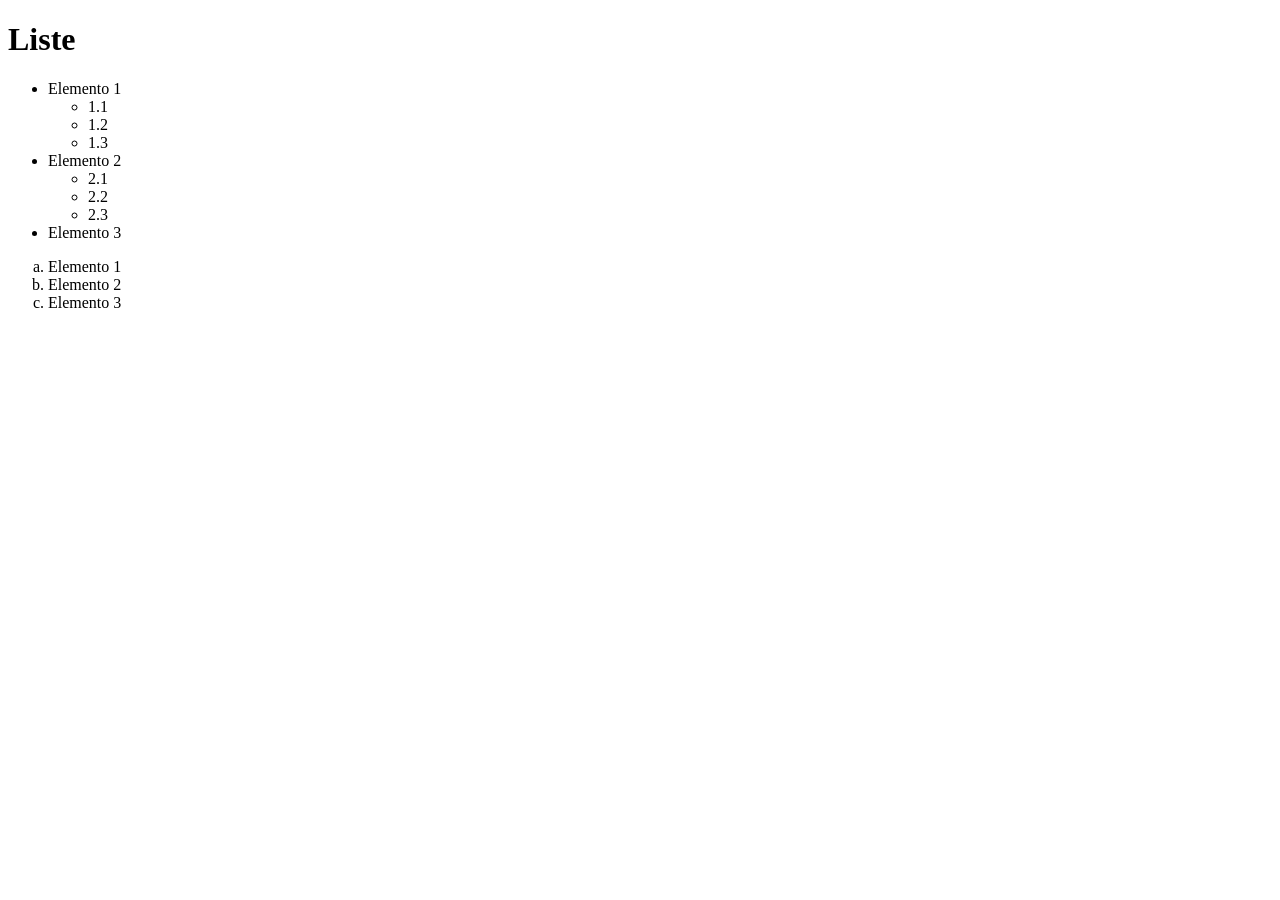
<file: HTML/liste.html>
<!DOCTYPE html>
<html lang="it">

    <head>
        <meta charset="UTF-8">
        <meta name="viewport" content="width=device-width, initial-scale=1.0">
        <title>Liste</title>
    </head>

    <body>
        <h1>Liste</h1>
        <!-- liste non ordinate (tag ul -> unordered list) -->
        <ul>
            <!-- singolo elemento tag li -> list item -->
            <li>Elemento 1
                <ul>
                    <li>1.1</li>
                    <li>1.2</li>
                    <li>1.3</li>
                </ul>
            </li>
            <li>Elemento 2
                <ul>
                    <li>2.1</li>
                    <li>2.2</li>
                    <li>2.3</li>
                </ul>
            </li>
            <li>Elemento 3</li>
        </ul>


        <!-- liste ordinate (tag ol -> ordered list)-->
        <ol type="a">
            <!-- attr reversed per ordinare in senso decrescente -->
            <!-- singolo elemento tag li -> list item -->
            <li>Elemento 1</li>
            <li>Elemento 2</li>
            <li>Elemento 3</li>
        </ol>

    </body>

</html>
</file>
